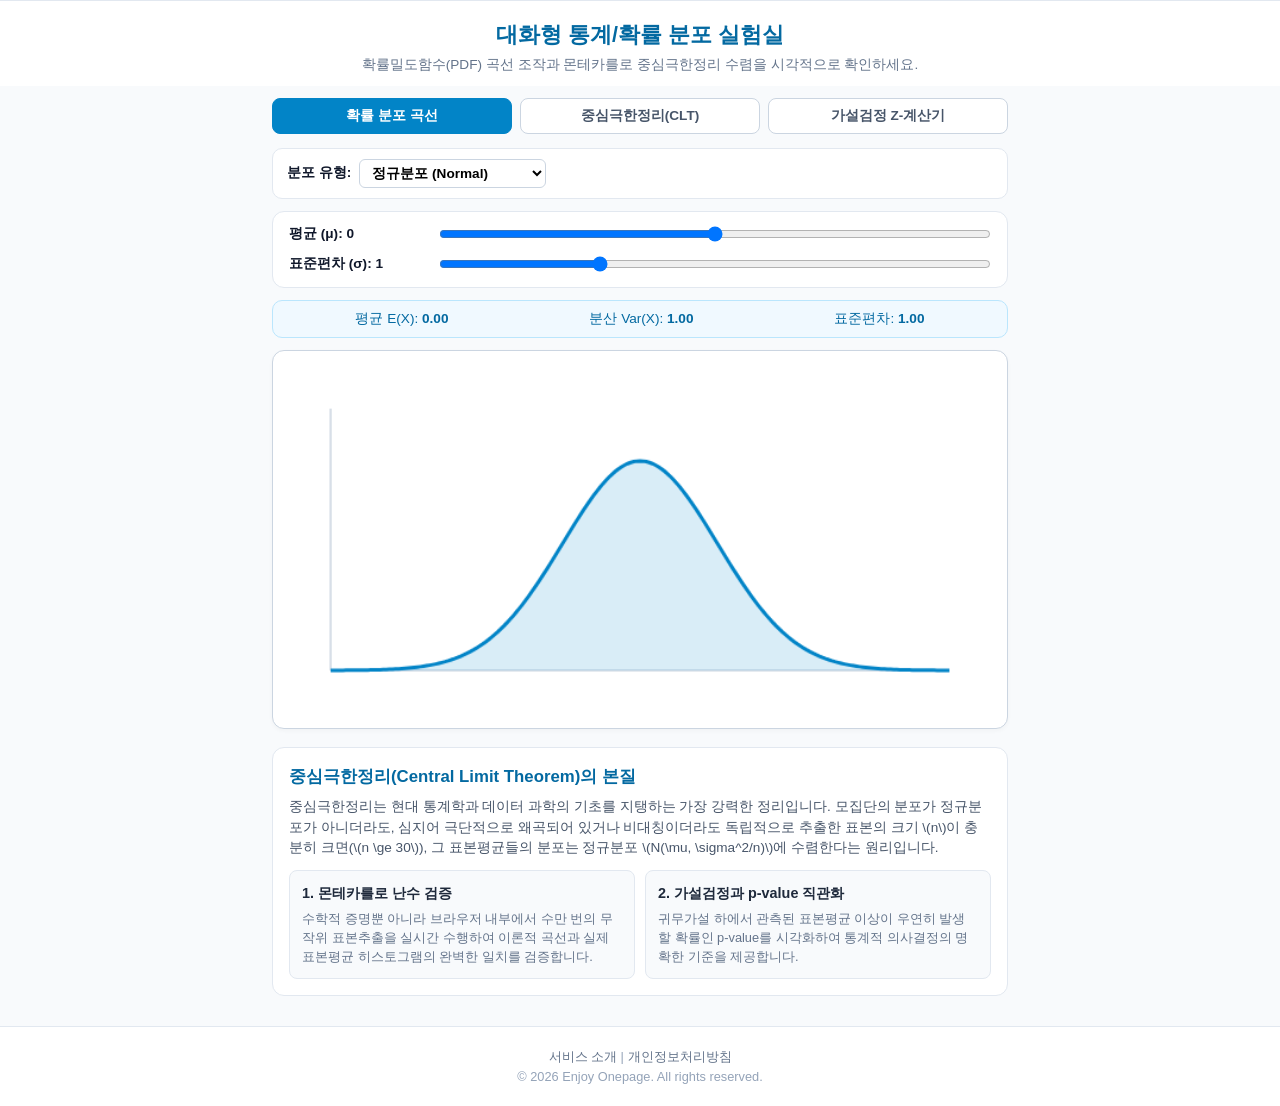
<file: index.html>
<!DOCTYPE html>
<html lang="ko">
<head>
  <meta charset="UTF-8">
  <meta name="robots" content="noindex, follow">
  <meta name="viewport" content="width=device-width, initial-scale=1.0">
  <title>대화형 통계/확률 분포 실험실 - 중심극한정리 & 가설검정</title>
  <meta name="description" content="정규분포·이항분포·포아송분포 파라미터 조작과 10,000회 몬테카를로 중심극한정리(CLT) 시뮬레이션을 브라우저에서 직접 검증하는 통계 실험실입니다.">
  <meta name="site-status" content="published">
  <link rel="canonical" href="https://probability-dist-lab.enjoy-onepage.com/">
  <link rel="manifest" href="manifest.json">
  <link rel="stylesheet" href="style.css">
  <script async src="https://pagead2.googlesyndication.com/pagead/js/adsbygoogle.js?client=ca-pub-1644781424103135" crossorigin="anonymous"></script>
</head>
<body>
  <aside class="ad-top-wrapper" aria-label="광고 영역">
    <div class="ad-top-box">
      <ins class="adsbygoogle"
           style="display:block; max-height:90px;"
           data-ad-client="ca-pub-1644781424103135"
           data-ad-slot="3824727725"
           data-ad-format="horizontal"
           data-full-width-responsive="false"></ins>
      <script>(adsbygoogle = window.adsbygoogle || []).push({});</script>
    </div>
  </aside>

  <header class="app-header">
    <h1 class="app-title">대화형 통계/확률 분포 실험실</h1>
    <p class="app-desc">확률밀도함수(PDF) 곡선 조작과 몬테카를로 중심극한정리 수렴을 시각적으로 확인하세요.</p>
  </header>

  <main class="main-container">
    <div class="top-nav-tabs">
      <button class="nav-tab active" data-tab="dist">확률 분포 곡선</button>
      <button class="nav-tab" data-tab="clt">중심극한정리(CLT)</button>
      <button class="nav-tab" data-tab="hypo">가설검정 Z-계산기</button>
    </div>

    <!-- 1. Distribution Pane -->
    <section class="tab-pane active" id="paneDist">
      <div class="dist-selector-row">
        <label for="distSelect">분포 유형:</label>
        <select id="distSelect">
          <option value="normal">정규분포 (Normal)</option>
          <option value="binomial">이항분포 (Binomial)</option>
          <option value="poisson">포아송분포 (Poisson)</option>
          <option value="uniform">연속균등분포 (Uniform)</option>
        </select>
      </div>

      <div class="sliders-card" id="slidersContainer">
        <!-- Generated by JS -->
      </div>

      <div class="stats-summary-bar" id="statsSummary">
        <span>평균 E(X): <strong>0.00</strong></span>
        <span>분산 Var(X): <strong>1.00</strong></span>
        <span>표준편차: <strong>1.00</strong></span>
      </div>

      <div class="canvas-card">
        <canvas id="distCanvas" width="600" height="300"></canvas>
      </div>
    </section>

    <!-- 2. CLT Pane -->
    <section class="tab-pane" id="paneClt">
      <div class="clt-controls">
        <div class="ctrl-group">
          <label for="cltPopSelect">모분포 형태:</label>
          <select id="cltPopSelect">
            <option value="exponential">지수분포 (오른쪽 꼬리 극단 왜도)</option>
            <option value="uniform">균등분포 (평평한 직사각형)</option>
            <option value="bimodal">쌍봉분포 (봉우리가 2개)</option>
          </select>
        </div>
        <div class="ctrl-group">
          <label for="cltSampleSize">표본 크기 (n): <strong id="cltNVal">30</strong></label>
          <input type="range" id="cltSampleSize" min="2" max="50" step="1" value="30">
        </div>
        <div class="ctrl-group">
          <label for="cltSimCount">시뮬레이션 횟수:</label>
          <select id="cltSimCount">
            <option value="1000">1,000 회</option>
            <option value="5000">5,000 회</option>
            <option value="10000" selected>10,000 회</option>
          </select>
        </div>
        <button class="action-btn" id="runCltBtn">몬테카를로 시뮬레이션 실행</button>
      </div>

      <div class="canvas-card">
        <canvas id="cltCanvas" width="600" height="320"></canvas>
      </div>
      <p class="clt-result-hint" id="cltResultHint">표본 크기 n이 30 이상이면 원래 모분포 형태와 무관하게 표본평균의 분포가 완벽한 정규분포(종 모양)를 형성합니다.</p>
    </section>

    <!-- 3. Hypothesis Pane -->
    <section class="tab-pane" id="paneHypo">
      <div class="hypo-form">
        <div class="hypo-row">
          <label>표본 평균 (X̄):</label>
          <input type="number" id="hypoX" value="105" step="0.5">
        </div>
        <div class="hypo-row">
          <label>귀무가설 모평균 (μ₀):</label>
          <input type="number" id="hypoMu" value="100" step="0.5">
        </div>
        <div class="hypo-row">
          <label>모표준편차 (σ):</label>
          <input type="number" id="hypoSigma" value="15" step="0.5">
        </div>
        <div class="hypo-row">
          <label>표본 크기 (n):</label>
          <input type="number" id="hypoN" value="36" min="1" step="1">
        </div>
        <div class="hypo-row">
          <label>검정 방향:</label>
          <select id="hypoTail">
            <option value="two">양측검정 (≠)</option>
            <option value="right">우측단측검정 (>)</option>
            <option value="left">좌측단측검정 (<)</option>
          </select>
        </div>
        <button class="action-btn" id="calcHypoBtn">Z-통계량 및 p-value 계산</button>
      </div>

      <div class="hypo-result-card" id="hypoResultCard">
        <div class="z-metric">Z-score: <strong id="hypoZVal">+2.00</strong></div>
        <div class="p-metric">p-value: <strong id="hypoPVal">0.0455</strong></div>
        <div class="hypo-decision" id="hypoDecision">유의수준 α = 0.05에서 귀무가설 기각 (통계적으로 유의미함)</div>
      </div>
    </section>

    <div class="ad-mid-wrapper">
      <ins class="adsbygoogle"
           style="display:block; text-align:center;"
           data-ad-layout="in-article"
           data-ad-format="fluid"
           data-ad-client="ca-pub-1644781424103135"
           data-ad-slot="1186914926"></ins>
      <script>(adsbygoogle = window.adsbygoogle || []).push({});</script>
    </div>

    <section class="edu-guide">
      <h2>중심극한정리(Central Limit Theorem)의 본질</h2>
      <p>중심극한정리는 현대 통계학과 데이터 과학의 기초를 지탱하는 가장 강력한 정리입니다. 모집단의 분포가 정규분포가 아니더라도, 심지어 극단적으로 왜곡되어 있거나 비대칭이더라도 독립적으로 추출한 표본의 크기 \(n\)이 충분히 크면(\(n \ge 30\)), 그 표본평균들의 분포는 정규분포 \(N(\mu, \sigma^2/n)\)에 수렴한다는 원리입니다.</p>
      <div class="guide-cards">
        <div class="guide-card">
          <h3>1. 몬테카를로 난수 검증</h3>
          <p>수학적 증명뿐 아니라 브라우저 내부에서 수만 번의 무작위 표본추출을 실시간 수행하여 이론적 곡선과 실제 표본평균 히스토그램의 완벽한 일치를 검증합니다.</p>
        </div>
        <div class="guide-card">
          <h3>2. 가설검정과 p-value 직관화</h3>
          <p>귀무가설 하에서 관측된 표본평균 이상이 우연히 발생할 확률인 p-value를 시각화하여 통계적 의사결정의 명확한 기준을 제공합니다.</p>
        </div>
      </div>
    </section>

    <div class="ad-bottom-wrapper">
      <ins class="adsbygoogle"
           style="display:block"
           data-ad-format="autorelaxed"
           data-ad-client="ca-pub-1644781424103135"
           data-ad-slot="3416334507"></ins>
      <script>(adsbygoogle = window.adsbygoogle || []).push({});</script>
    </div>
  </main>

  <footer class="app-footer">
    <div class="footer-links">
      <a href="about.html">서비스 소개</a> | 
      <a href="privacy.html">개인정보처리방침</a>
    </div>
    <p>&copy; 2026 Enjoy Onepage. All rights reserved.</p>
  </footer>

  <script src="app.js"></script>
</body>
</html>
</file>
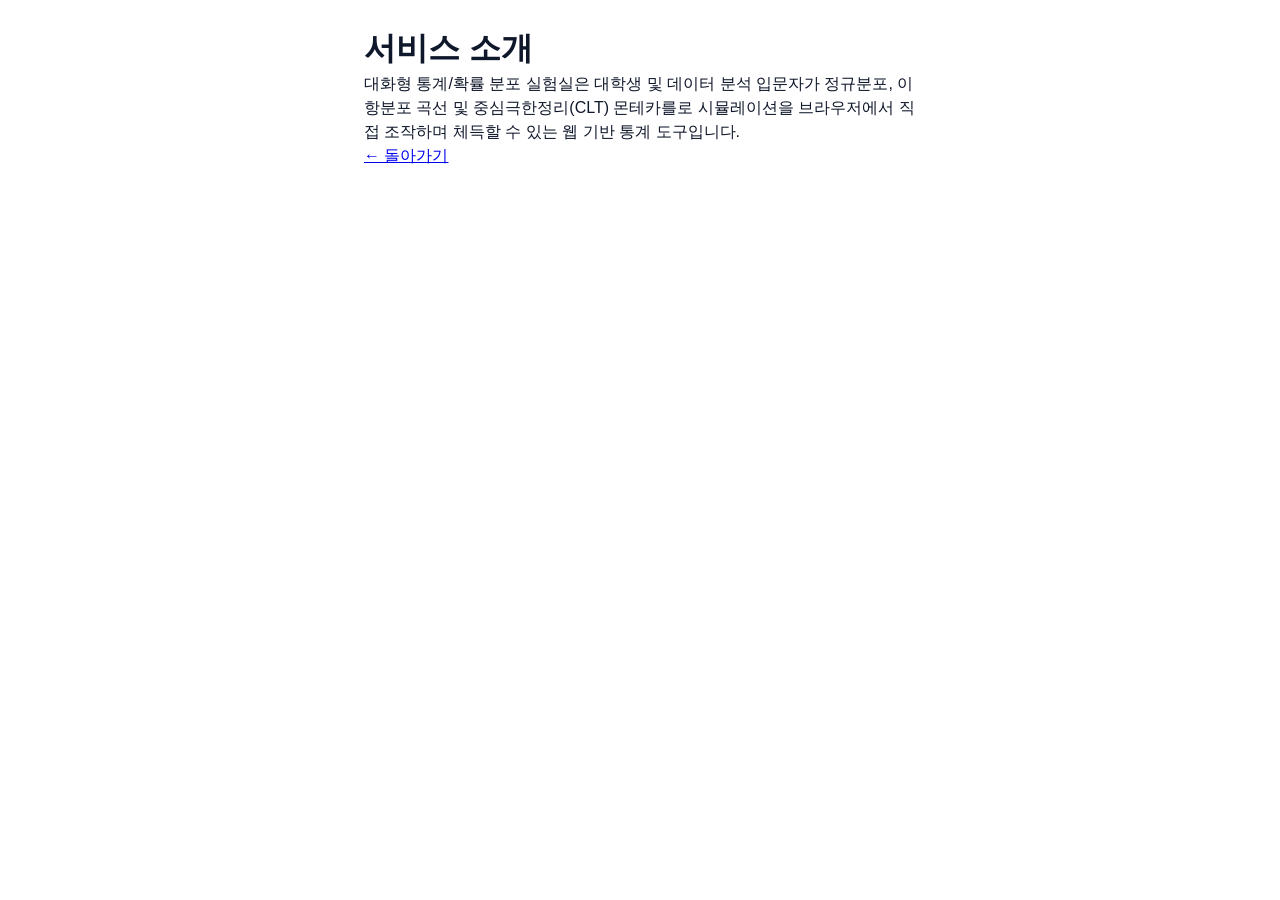
<file: about.html>
<!DOCTYPE html>
<html lang="ko">
<head>
  <meta charset="UTF-8">
  <meta name="robots" content="noindex, follow">
  <meta name="viewport" content="width=device-width, initial-scale=1.0">
  <title>서비스 소개 - 대화형 통계/확률 분포 실험실</title>
  <link rel="stylesheet" href="style.css">
</head>
<body style="padding: 24px; max-width: 600px; margin: 0 auto; background: #fff;">
  <h1>서비스 소개</h1>
  <p>대화형 통계/확률 분포 실험실은 대학생 및 데이터 분석 입문자가 정규분포, 이항분포 곡선 및 중심극한정리(CLT) 몬테카를로 시뮬레이션을 브라우저에서 직접 조작하며 체득할 수 있는 웹 기반 통계 도구입니다.</p>
  <p><a href="index.html">← 돌아가기</a></p>
</body>
</html>
</file>
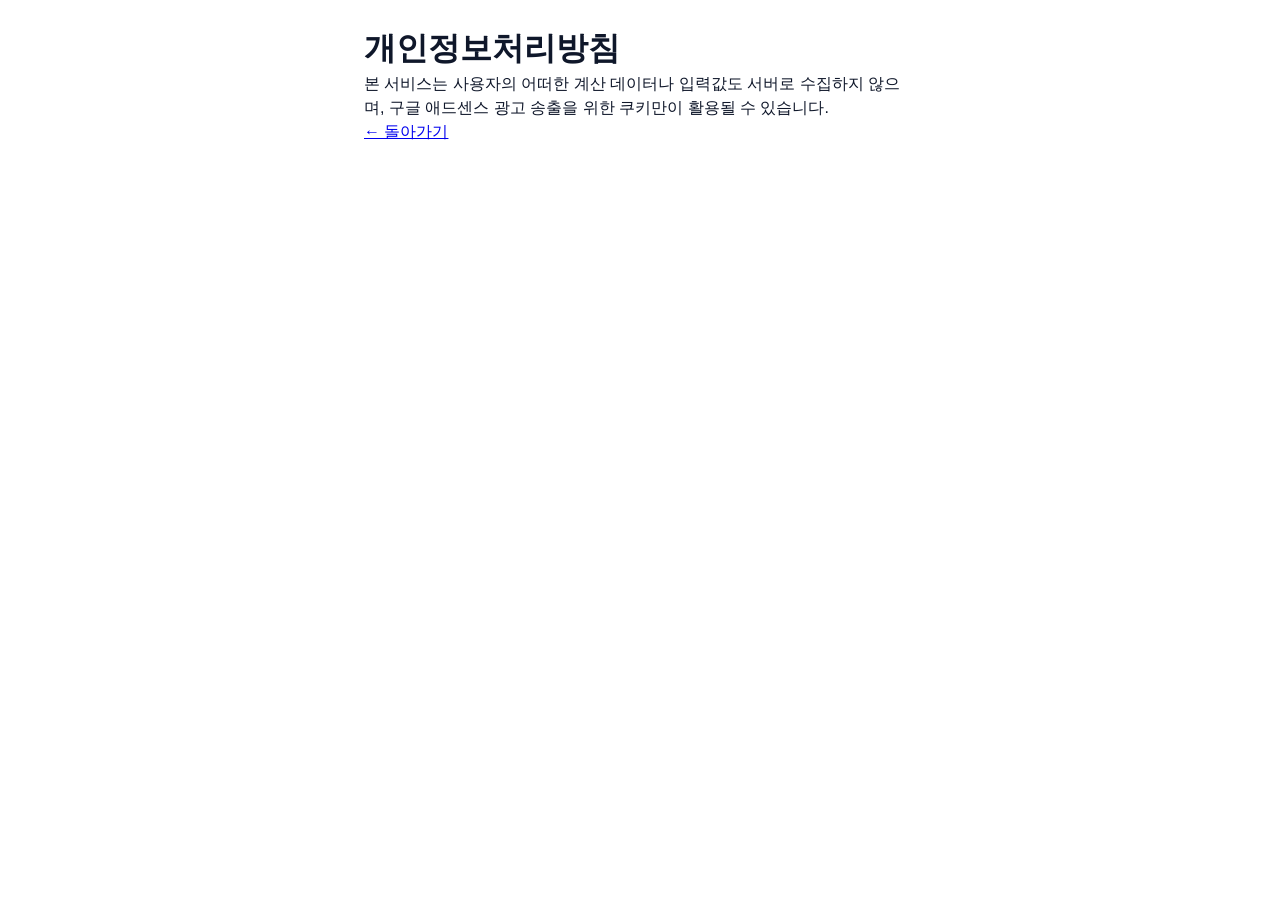
<file: privacy.html>
<!DOCTYPE html>
<html lang="ko">
<head>
  <meta charset="UTF-8">
  <meta name="robots" content="noindex, follow">
  <meta name="viewport" content="width=device-width, initial-scale=1.0">
  <title>개인정보처리방침 - 대화형 통계/확률 분포 실험실</title>
  <link rel="stylesheet" href="style.css">
</head>
<body style="padding: 24px; max-width: 600px; margin: 0 auto; background: #fff;">
  <h1>개인정보처리방침</h1>
  <p>본 서비스는 사용자의 어떠한 계산 데이터나 입력값도 서버로 수집하지 않으며, 구글 애드센스 광고 송출을 위한 쿠키만이 활용될 수 있습니다.</p>
  <p><a href="index.html">← 돌아가기</a></p>
</body>
</html>
</file>
<file: style.css>
* {
  box-sizing: border-box;
  margin: 0;
  padding: 0;
}

body {
  font-family: -apple-system, BlinkMacSystemFont, "Segoe UI", Roboto, "Noto Sans KR", sans-serif;
  background-color: #f8fafc;
  color: #0f172a;
  line-height: 1.5;
  display: flex;
  flex-direction: column;
  min-height: 100vh;
  overflow-x: hidden;
}

.ad-top-wrapper {
  width: 100%;
  max-height: 90px;
  overflow: hidden;
  display: flex;
  justify-content: center;
  background: #f1f5f9;
  border-bottom: 1px solid #e2e8f0;
}

.ad-top-box {
  width: 100%;
  max-width: 1200px;
  max-height: 90px;
  overflow: hidden;
}

.app-header {
  text-align: center;
  padding: 18px 12px 10px;
  background: #ffffff;
}

.app-title {
  font-size: 1.35rem;
  font-weight: 800;
  color: #0369a1;
  margin-bottom: 4px;
}

.app-desc {
  font-size: 0.85rem;
  color: #64748b;
}

.main-container {
  width: 100%;
  max-width: 760px;
  margin: 0 auto;
  padding: 12px;
  flex: 1;
}

.top-nav-tabs {
  display: flex;
  gap: 8px;
  margin-bottom: 14px;
}

.nav-tab {
  flex: 1;
  padding: 8px 6px;
  font-size: 0.85rem;
  font-weight: 700;
  border: 1px solid #cbd5e1;
  background: #ffffff;
  border-radius: 8px;
  cursor: pointer;
  color: #475569;
}

.nav-tab.active {
  background: #0284c7;
  border-color: #0284c7;
  color: #ffffff;
}

.tab-pane {
  display: none;
}

.tab-pane.active {
  display: block;
}

.dist-selector-row {
  display: flex;
  align-items: center;
  gap: 8px;
  background: #ffffff;
  padding: 10px 14px;
  border-radius: 10px;
  border: 1px solid #e2e8f0;
  margin-bottom: 12px;
  font-size: 0.85rem;
  font-weight: 600;
}

.dist-selector-row select {
  padding: 5px 8px;
  border: 1px solid #cbd5e1;
  border-radius: 6px;
  font-size: 0.85rem;
  font-weight: 600;
  background: #ffffff;
}

.sliders-card {
  background: #ffffff;
  border: 1px solid #e2e8f0;
  border-radius: 12px;
  padding: 12px 16px;
  margin-bottom: 12px;
  display: flex;
  flex-direction: column;
  gap: 10px;
}

.slider-item {
  display: flex;
  align-items: center;
  gap: 10px;
  font-size: 0.85rem;
  font-weight: 600;
}

.slider-item label {
  width: 140px;
}

.slider-item input[type="range"] {
  flex: 1;
}

.stats-summary-bar {
  display: flex;
  justify-content: space-around;
  background: #f0f9ff;
  border: 1px solid #bae6fd;
  border-radius: 10px;
  padding: 8px 12px;
  margin-bottom: 12px;
  font-size: 0.85rem;
  color: #0369a1;
}

.canvas-card {
  background: #ffffff;
  border: 1px solid #cbd5e1;
  border-radius: 12px;
  padding: 10px;
  margin-bottom: 14px;
  box-shadow: 0 2px 4px rgba(0,0,0,0.03);
}

#distCanvas, #cltCanvas {
  width: 100%;
  height: auto;
  display: block;
}

/* CLT Controls */
.clt-controls {
  background: #ffffff;
  border: 1px solid #e2e8f0;
  border-radius: 12px;
  padding: 14px;
  margin-bottom: 14px;
  display: flex;
  flex-direction: column;
  gap: 10px;
}

.ctrl-group {
  display: flex;
  align-items: center;
  justify-content: space-between;
  gap: 10px;
  font-size: 0.85rem;
  font-weight: 600;
}

.ctrl-group select, .ctrl-group input {
  padding: 5px 8px;
  border: 1px solid #cbd5e1;
  border-radius: 6px;
}

.ctrl-group input[type="range"] {
  flex: 1;
}

.action-btn {
  width: 100%;
  padding: 10px;
  background: #0284c7;
  color: #ffffff;
  font-size: 0.9rem;
  font-weight: 700;
  border: none;
  border-radius: 8px;
  cursor: pointer;
  margin-top: 4px;
  transition: background 0.15s;
}

.action-btn:hover {
  background: #0369a1;
}

.clt-result-hint {
  font-size: 0.85rem;
  color: #475569;
  text-align: center;
  margin-bottom: 16px;
}

/* Hypothesis Form */
.hypo-form {
  background: #ffffff;
  border: 1px solid #e2e8f0;
  border-radius: 12px;
  padding: 14px;
  margin-bottom: 14px;
  display: flex;
  flex-direction: column;
  gap: 10px;
}

.hypo-row {
  display: flex;
  align-items: center;
  justify-content: space-between;
  font-size: 0.85rem;
  font-weight: 600;
}

.hypo-row input, .hypo-row select {
  width: 130px;
  padding: 5px 8px;
  border: 1px solid #cbd5e1;
  border-radius: 6px;
  font-size: 0.85rem;
}

.hypo-result-card {
  background: #f0fdf4;
  border: 1px solid #86efac;
  border-radius: 12px;
  padding: 16px;
  text-align: center;
  margin-bottom: 16px;
}

.z-metric, .p-metric {
  font-size: 1.1rem;
  font-weight: 700;
  color: #15803d;
  margin-bottom: 4px;
}

.hypo-decision {
  font-size: 0.9rem;
  font-weight: 700;
  color: #166534;
  margin-top: 8px;
}

.ad-mid-wrapper, .ad-bottom-wrapper {
  margin: 18px 0;
  width: 100%;
  text-align: center;
}

.edu-guide {
  background: #ffffff;
  border: 1px solid #e2e8f0;
  border-radius: 12px;
  padding: 16px;
  margin-bottom: 16px;
}

.edu-guide h2 {
  font-size: 1.05rem;
  color: #0369a1;
  margin-bottom: 8px;
}

.edu-guide p {
  font-size: 0.85rem;
  color: #475569;
  margin-bottom: 12px;
}

.guide-cards {
  display: grid;
  grid-template-columns: 1fr;
  gap: 10px;
}

@media (min-width: 600px) {
  .guide-cards {
    grid-template-columns: 1fr 1fr;
  }
}

.guide-card {
  background: #f8fafc;
  padding: 12px;
  border-radius: 8px;
  border: 1px solid #e2e8f0;
}

.guide-card h3 {
  font-size: 0.9rem;
  color: #1e293b;
  margin-bottom: 4px;
}

.guide-card p {
  font-size: 0.8rem;
  color: #64748b;
  margin-bottom: 0;
}

.app-footer {
  text-align: center;
  padding: 20px 10px;
  font-size: 0.8rem;
  color: #94a3b8;
  border-top: 1px solid #e2e8f0;
  background: #ffffff;
}

.footer-links a {
  color: #64748b;
  text-decoration: none;
}
</file>
